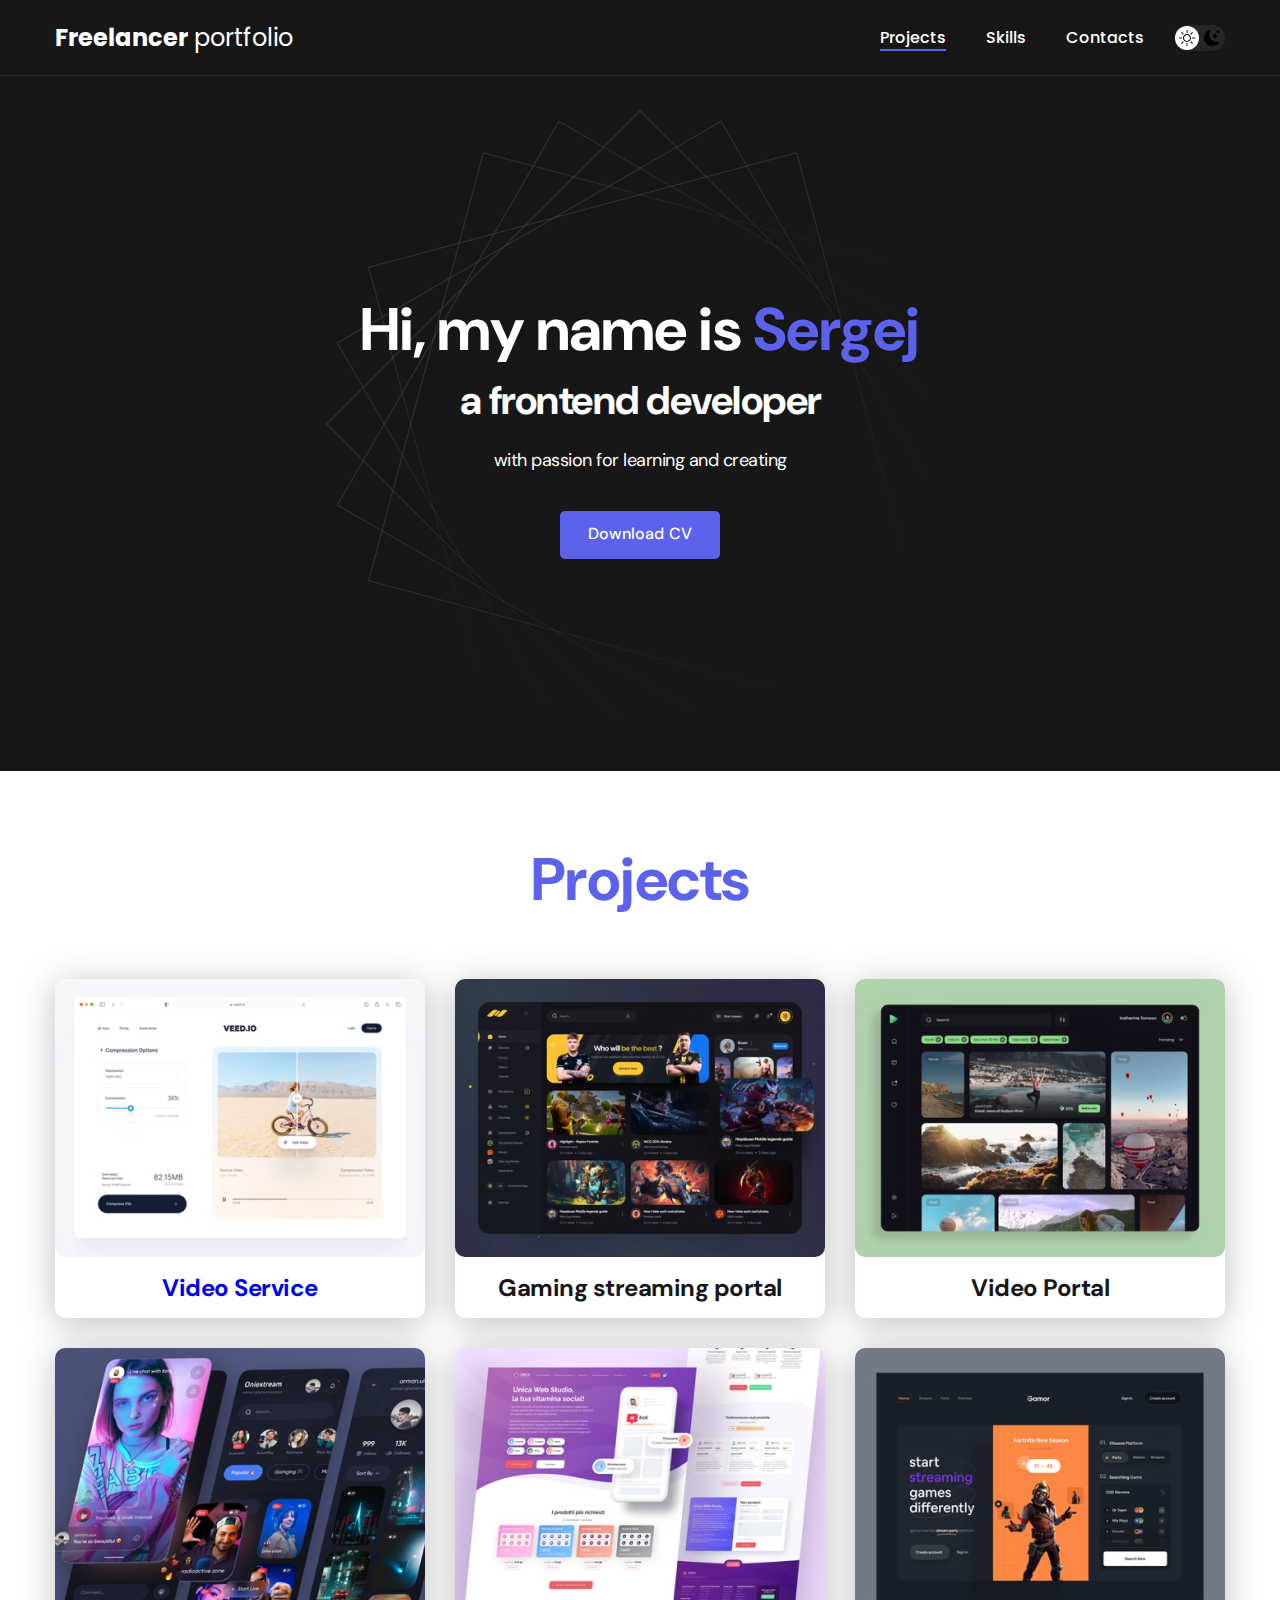
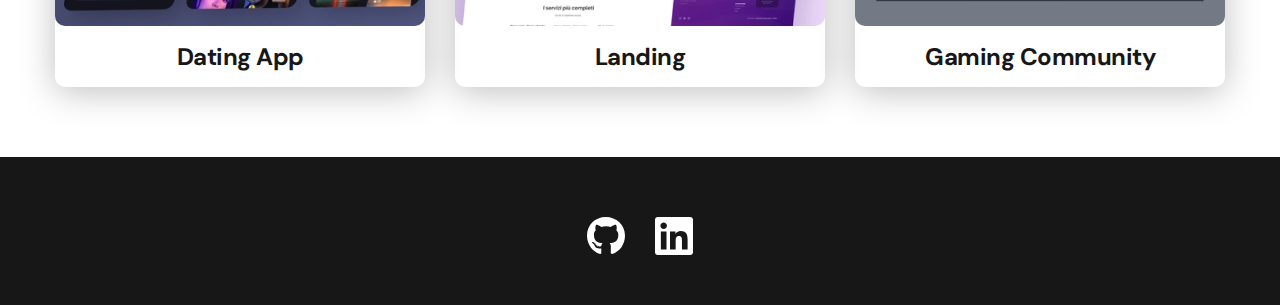
<file: index.html>
<!DOCTYPE html>
<html lang="en">
  <head>
    <meta charset="UTF-8" />
    <meta name="viewport" content="width=device-width, initial-scale=1.0" />
    <title>Portfolio project</title>
    <link rel="stylesheet" href="./css/main.css" />
  </head>
  <body>
    <nav class="nav">
      <div class="container">
        <div class="nav-row">
          <a href="./index.html" class="logo"
            ><strong>Freelancer</strong> portfolio</a>


          <button class="dark-mode-btn">
            <img src="img/icons/Sun.svg" alt="Light mode" class="dark-mode-btn__icon">
            <img src="img/icons/Moon.svg" alt="Dark mode" class="dark-mode-btn__icon">
          </button>
          <ul class="nav-list">
            <li class="nav-list__item">
              <a
                href="./index.html"
                class="nav-list__link nav-list__link--active"
                >Projects</a
              >
            </li>
            <li class="nav-list__item">
              <a href="./skills.html" class="nav-list__link">Skills</a>
            </li>
            <li class="nav-list__item">
              <a href="./contacts.html" class="nav-list__link">Contacts</a>
            </li>
          </ul>
        </div>
      </div>
    </nav>

    <header class="header">
      <div class="header__wrapper">
        <h1 class="header__title">
          <strong>Hi, my name is <em>Sergej</em></strong
          ><br />
          a frontend developer
        </h1>
        <div class="header__text">
          <p>with passion for learning and creating</p>
        </div>
        <a href="#!" class="btn">Download CV</a>
      </div>
    </header>

    <main class="section">
      <div class="container">
        <h2 class="title-1">Projects</h2>
        <ul class="projects">
          <li class="project">
            <a href="project-page.html">
              <img
                src="./img/projects/02.jpg"
                alt="Project img"
                class="project__img" />
              <h3 class="project__title">Video Service</h3>
            </a>
          </li>
          <li class="project">
            <img
              src="./img/projects/01.jpg"
              alt="Project img"
              class="project__img" />
            <h3 class="project__title">Gaming streaming portal</h3>
          </li>
          <li class="project">
            <img
              src="./img/projects/03.jpg"
              alt="Project img"
              class="project__img" />
            <h3 class="project__title">Video Portal</h3>
          </li>
          <li class="project">
            <img
              src="./img/projects/04.jpg"
              alt="Project img"
              class="project__img" />
            <h3 class="project__title">Dating App</h3>
          </li>
          <li class="project">
            <img
              src="./img/projects/05.jpg"
              alt="Project img"
              class="project__img" />
            <h3 class="project__title">Landing</h3>
          </li>
          <li class="project">
            <img
              src="./img/projects/06.jpg"
              alt="Project img"
              class="project__img" />
            <h3 class="project__title">Gaming Community</h3>
          </li>
        </ul>
      </div>
    </main>

    <footer class="footer">
      <div class="container">
        <div class="footer__wrapper">
        <ul class="social">
          <li class="social__item">
            <a href="https://github.com/SerhioCapitano"><img src="./img/icons/gitHub.svg" alt="" /></a>
          </li>

          <li class="social__item">
            <a href="https://www.linkedin.com/in/sergej-klimenko-87373322b/"><img src="./img/icons/linkedIn.svg" alt="" /></a>
          </li>

        </ul>
      </div>
    </div>
      </div>
    </footer>

    <script src="./js/main.js"></script>
  </body>
</html>
</file>
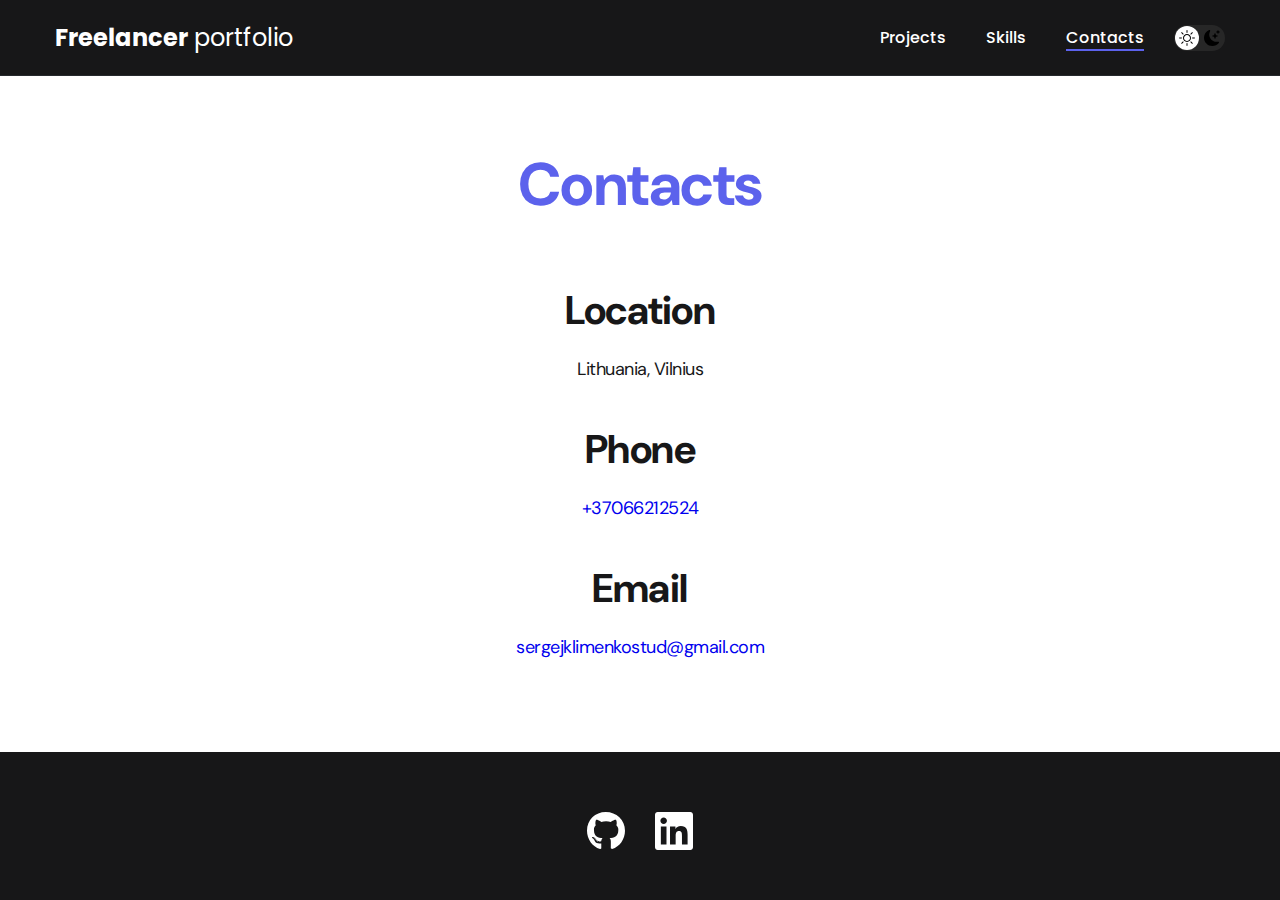
<file: contacts.html>
<!DOCTYPE html>
<html lang="en">
  <head>
    <meta charset="UTF-8" />
    <meta name="viewport" content="width=device-width, initial-scale=1.0" />
    <title>Portfolio project</title>
    <link rel="stylesheet" href="./css/main.css" />
  </head>
  <body>
    <nav class="nav">
      <div class="container">
        <div class="nav-row">
          <a href="./index.html" class="logo"
            ><strong>Freelancer</strong> portfolio</a
          >

          <button class="dark-mode-btn">
            <img src="img/icons/Sun.svg" alt="Light mode" class="dark-mode-btn__icon">
            <img src="img/icons/Moon.svg" alt="Dark mode" class="dark-mode-btn__icon">
          </button>

          <ul class="nav-list">
            <li class="nav-list__item">
              <a
                href="./index.html"
                class="nav-list__link "
                >Projects</a
              >
            </li>
            <li class="nav-list__item">
              <a href="./skills.html" class="nav-list__link ">Skills</a>
            </li>
            <li class="nav-list__item">
              <a href="./contacts.html" class="nav-list__link nav-list__link--active">Contacts</a>
            </li>
          </ul>
        </div>
      </div>
    </nav>


    <main class="section">
      <div class="container">
     
        <div class="project-details">

          <h1 class="title-1">Contacts</h1>

          <ul class="content-list">
            <li class="content-list__item">
              <h2 class="title-2">Location</h2>
              <p>Lithuania, Vilnius</p>
            </li>
            <li class="content-list__item">
              <h2 class="title-2">Phone</h2>
              <p>          <a href="tel:+37066212524">+37066212524</a>
              </p>
            </li>
            <li class="content-list__item">
              <h2 class="title-2">Email</h2>
              <p>          <a href = "mailto: sergejklimenkostud@gmail.com">sergejklimenkostud@gmail.com</a>
              </p>
            </li>
          </ul>
        

         
           
          
          
        
        </div>
    </main>

    <footer class="footer">
      <div class="container">
        <div class="footer__wrapper">
          <ul class="social">
            <li class="social__item">
              <a href="https://github.com/SerhioCapitano"><img src="./img/icons/gitHub.svg" alt="" /></a>
            </li>
  
            <li class="social__item">
              <a href="https://www.linkedin.com/in/sergej-klimenko-87373322b/"><img src="./img/icons/linkedIn.svg" alt="" /></a>
            </li>
  
          </ul>
      </div>
    </div>
      </div>
    </footer>


    <script src="./js/main.js"></script>
  </body>
</html>
</file>
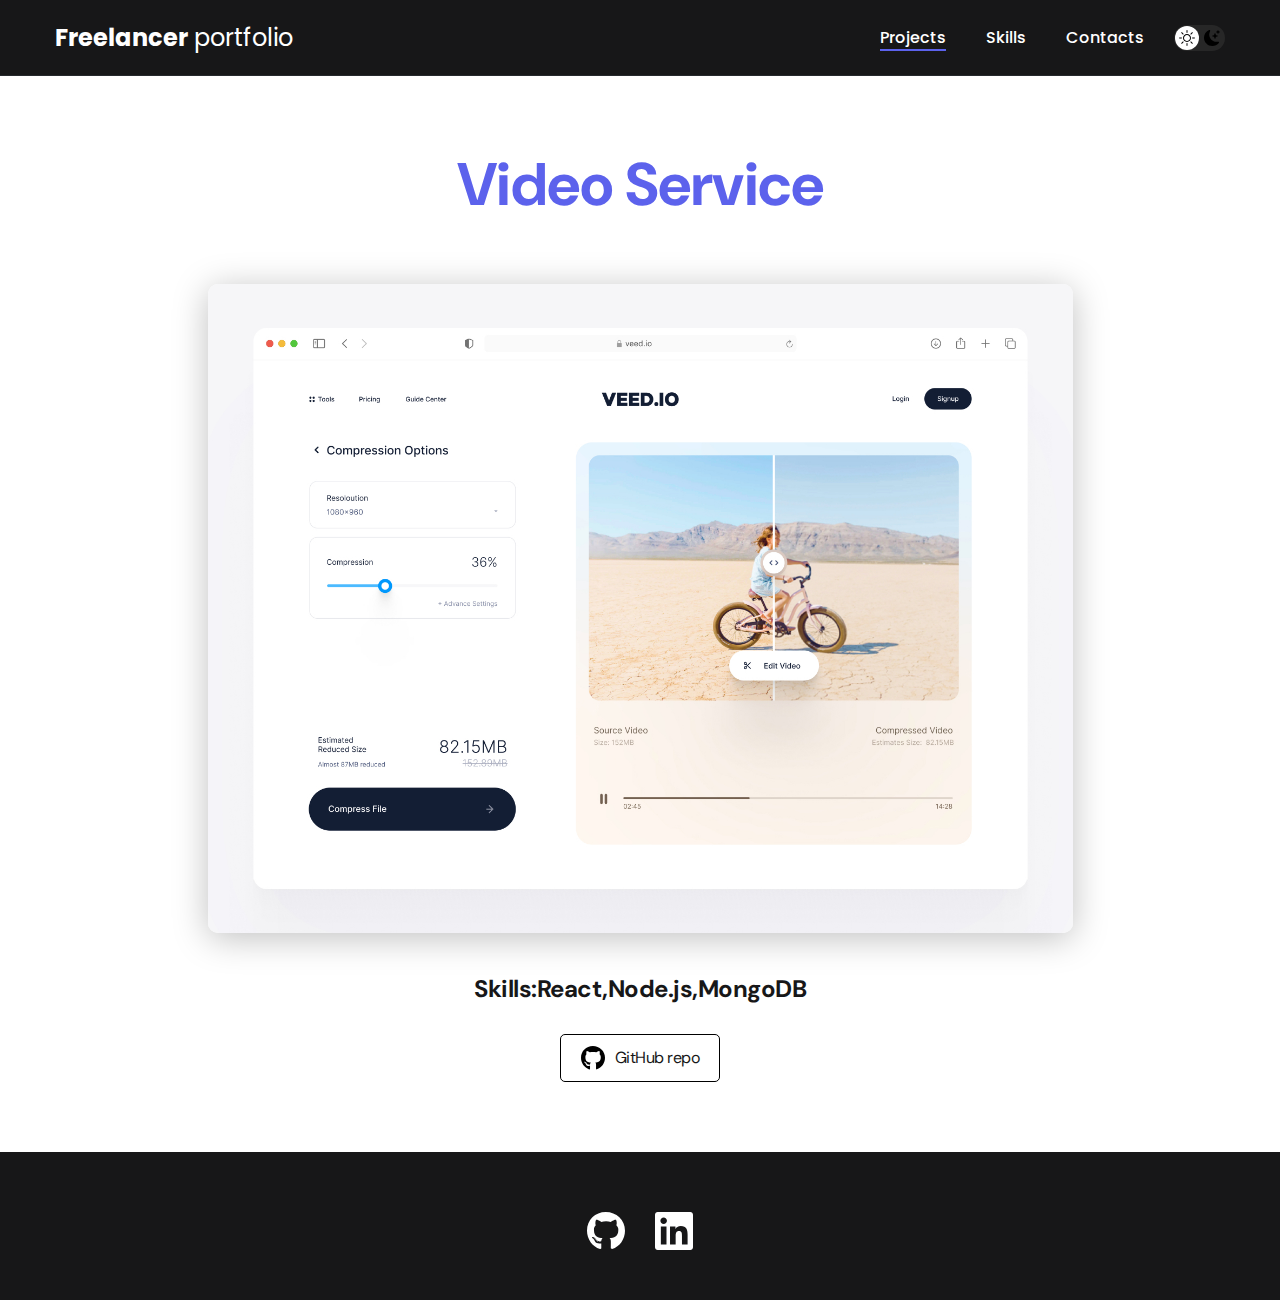
<file: project-page.html>
<!DOCTYPE html>
<html lang="en">
  <head>
    <meta charset="UTF-8" />
    <meta name="viewport" content="width=device-width, initial-scale=1.0" />
    <title>Portfolio project</title>
    <link rel="stylesheet" href="./css/main.css" />
  </head>
  <body>
    <nav class="nav">
      <div class="container">
        <div class="nav-row">
          <a href="./index.html" class="logo"
            ><strong>Freelancer</strong> portfolio</a
          >

          <button class="dark-mode-btn">
            <img src="img/icons/Sun.svg" alt="Light mode" class="dark-mode-btn__icon">
            <img src="img/icons/Moon.svg" alt="Dark mode" class="dark-mode-btn__icon">
          </button>

          <ul class="nav-list">
            <li class="nav-list__item">
              <a
                href="./index.html"
                class="nav-list__link nav-list__link--active"
                >Projects</a
              >
            </li>
            <li class="nav-list__item">
              <a href="./skills.html" class="nav-list__link">Skills</a>
            </li>
            <li class="nav-list__item">
              <a href="./contacts.html" class="nav-list__link">Contacts</a>
            </li>
          </ul>
        </div>
      </div>
    </nav>


    <main class="section">
      <div class="container">
     
        <div class="project-details">

          <h1 class="title-1">Video Service</h1>

          <img src="./img/projects/02-big.jpg" alt="" class="project-details__cover">

          <div class="project-details__desc">
            <p>Skills:React,Node.js,MongoDB</p>
          </div>


          <a href="https://github.com/SerhioCapitano" class="btn-outline">
            <img src="img/icons/gitHub-black.svg" alt="">
            GitHub repo
          </a>
        </div>
      </div>
    </main>

    <footer class="footer">
      <div class="container">
        <div class="footer__wrapper">
      <ul class="social">
          <li class="social__item">
            <a href="https://github.com/SerhioCapitano"><img src="./img/icons/gitHub.svg" alt="" /></a>
          </li>

          <li class="social__item">
            <a href="https://www.linkedin.com/in/sergej-klimenko-87373322b/"><img src="./img/icons/linkedIn.svg" alt="" /></a>
          </li>

        </ul>
      </div>
    </div>
      </div>
    </footer>

    <script src="./js/main.js"></script>
  </body>
</html>
</file>
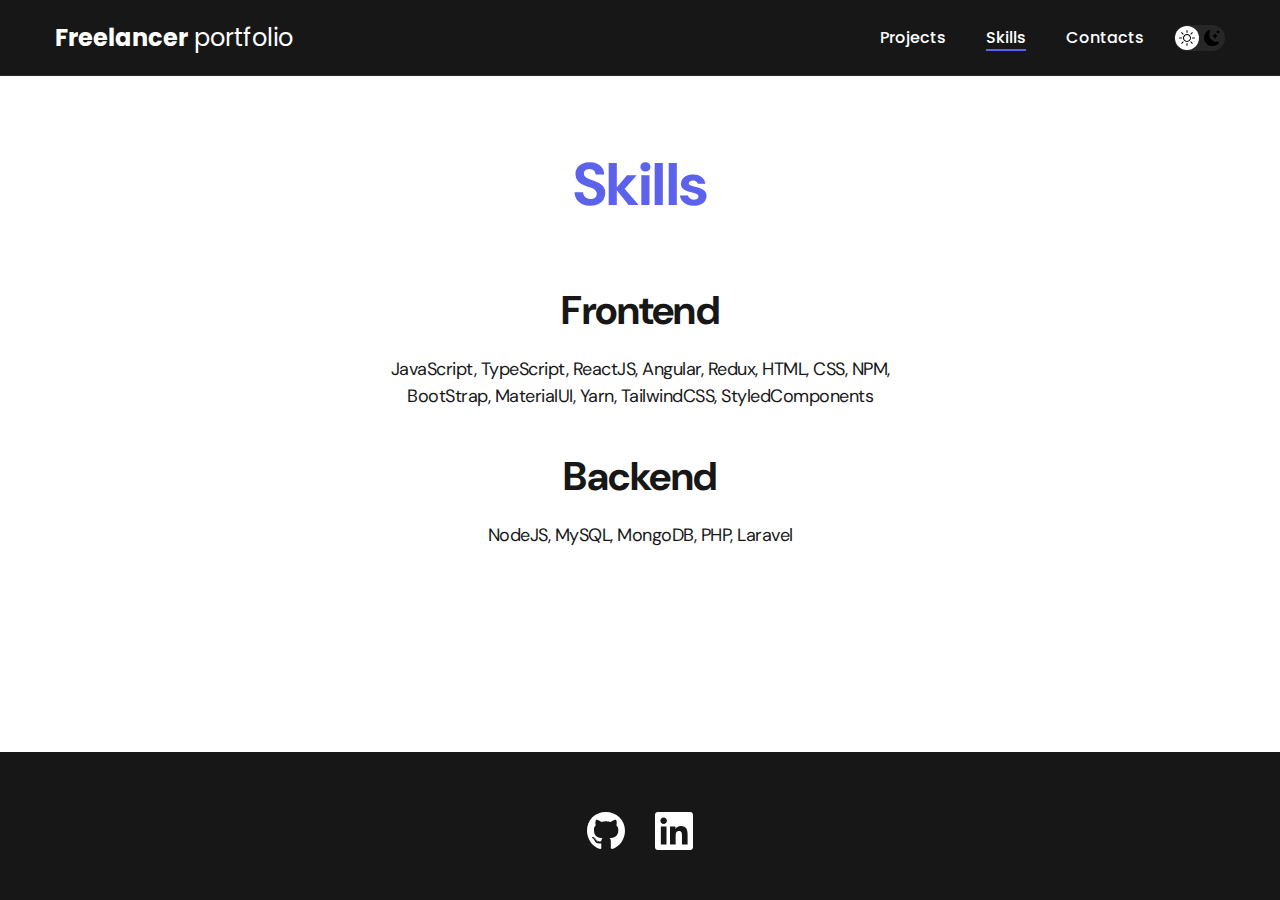
<file: skills.html>
<!DOCTYPE html>
<html lang="en">
  <head>
    <meta charset="UTF-8" />
    <meta name="viewport" content="width=device-width, initial-scale=1.0" />
    <title>Portfolio project</title>
    <link rel="stylesheet" href="./css/main.css" />
  </head>
  <body>
    <nav class="nav">
      <div class="container">
        <div class="nav-row">
          <a href="./index.html" class="logo"
            ><strong>Freelancer</strong> portfolio</a
          >


          <button class="dark-mode-btn">
            <img src="img/icons/Sun.svg" alt="Light mode" class="dark-mode-btn__icon">
            <img src="img/icons/Moon.svg" alt="Dark mode" class="dark-mode-btn__icon">
          </button>
          <ul class="nav-list">
            <li class="nav-list__item">
              <a
                href="./index.html"
                class="nav-list__link "
                >Projects</a
              >
            </li>
            <li class="nav-list__item">
              <a href="./skills.html" class="nav-list__link nav-list__link--active">Skills</a>
            </li>
            <li class="nav-list__item">
              <a href="./contacts.html" class="nav-list__link">Contacts</a>
            </li>
          </ul>
        </div>
      </div>
    </nav>


    <main class="section">
      <div class="container">
     
        <div class="project-details">

          <h1 class="title-1">Skills</h1>

          <ul class="content-list">
            <li class="content-list__item">
              <h2 class="title-2">Frontend</h2>
              <p>JavaScript, TypeScript, ReactJS, Angular, Redux, HTML, CSS, NPM, BootStrap, MaterialUI, Yarn, TailwindCSS, StyledComponents</p>
            </li>
            <li class="content-list__item">
              <h2 class="title-2">Backend</h2>
              <p>          NodeJS, MySQL, MongoDB, PHP, Laravel
              </p>
            </li>
          </ul>
        

         
           
          
          
        
        </div>
    </main>

    <footer class="footer">
      <div class="container">
        <div class="footer__wrapper">
          <ul class="social">
            <li class="social__item">
              <a href="https://github.com/SerhioCapitano"><img src="./img/icons/gitHub.svg" alt="" /></a>
            </li>
  
            <li class="social__item">
              <a href="https://www.linkedin.com/in/sergej-klimenko-87373322b/"><img src="./img/icons/linkedIn.svg" alt="" /></a>
            </li>
  
          </ul>
      </div>
    </div>
      </div>
    </footer>

    <script src="./js/main.js"></script>
  </body>
</html>
</file>
<file: css/main.css>
@import './reset.css';
@import url('https://fonts.googleapis.com/css2?family=DM+Sans:opsz,wght@9..40,400;9..40,500;9..40,700&family=Poppins:wght@400;500;700&display=swap');

/* 
font-family: 'DM Sans', sans-serif;
font-family: 'Poppins', sans-serif; */

/* * {
  border: 1px solid red;
} */

:root {
  --black: #171718;
  --black-border: #26292d;
  --white: #fff;
  --purple: #5c62ec;

  --text-color: var(--black);
  --dark-bg: var(--black);
  --dark-border: var(--black-border);
  --header-text: var(--white);
  --accent: var(--purple);

  /* Light mode */
  --page-bg: var(--white);
  --text-color: var(--black);

  --title-1: var(--accent);

  --box-shadow: 0px 5px 35px rgba(0, 0, 0, 0.25);
}

.dark {
  --page-bg: #252526;
  --text-color: var(--white);
  --title-1: var(--white);
  --project-card-bg: var(--black);
  --project-card-text: var(--white);
  --box-shadow: 0px 5px 35px rgba(0, 0, 0, 0.8);
}

html,
body {
  display: flex;
  flex-direction: column;
  min-height: 100vh;

  font-family: 'DM Sans', sans-serif;
  letter-spacing: -0.5px;

  /* Color mode */

  background-color: var(--page-bg);
  color: var(--text-color);
}

.container {
  margin: 0 auto;
  padding: 0 15px;
  max-width: 1200px;
}

/* General */

.section {
  padding: 70px 0;
}

.title-1 {
  margin-bottom: 60px;
  font-size: 60px;
  font-weight: 700;
  line-height: 1.3;
  color: var(--title-1);
  text-align: center;
}

.title-2 {
  font-weight: 700;
  font-size: 40px;
  line-height: 1.3;
  margin-bottom: 20px;
}

/* Nav */

.nav {
  padding: 20px 0;
  border-bottom: 1px solid var(--dark-border);
  background-color: var(--dark-bg);
  color: var(--header-text);
  letter-spacing: normal;
}

.nav-row {
  display: flex;
  justify-content: flex-end;
  align-items: center;
  column-gap: 30px;
  row-gap: 20px;
  flex-wrap: wrap;
}

.logo {
  margin-right: auto;
  color: var(--header-text);
  font-size: 24px;
  font-family: 'Poppins', sans-serif;
}

.logo strong {
  font-weight: 700;
}

.nav-list {
  display: flex;
  align-items: center;
  column-gap: 40px;
  font-size: 16px;
  font-weight: 500;
  font-family: 'Poppins', sans-serif;
}

.nav-list__link {
  color: var(--header-text);
  transition: opacity 0.2s ease-in;
}

.nav-list__link:hover {
  opacity: 0.8;
}

.nav-list__link--active {
  position: relative;
}

.nav-list__link--active::before {
  content: '';

  position: absolute;
  left: 0;
  top: 100%;
  display: block;
  height: 2px;
  width: 100%;
  background-color: var(--accent);
}

/* Dark mode Button */

.dark-mode-btn {
  order: 1;
  position: relative;
  display: flex;
  justify-content: space-between;

  width: 51px;
  height: 26px;
  padding: 5px;

  border-radius: 50px;
  background-color: #272727;
}

.dark-mode-btn::before {
  content: '';

  position: absolute;
  top: 1px;
  left: 1px;

  display: block;

  width: 24px;
  height: 24px;

  border-radius: 50%;
  background-color: var(--white);

  transition: left 0.2s ease-in;
}

.dark-mode-btn--active::before {
  left: 26px;
}

.dark-mode-btn__icon {
  position: relative;
  z-index: 9;
}

/* Header */

.header {
  padding: 40px 0;
  min-height: 695px;

  display: flex;
  justify-content: center;
  align-items: center;

  background-color: var(--dark-bg);
  background-image: url('./../img/header-bg.png');
  background-repeat: no-repeat;
  background-size: auto;
  background-position: center center;
  color: var(--header-text);
  text-align: center;
}

.header__wrapper {
  padding: 0 15px;
  max-width: 660px;
}

.header__title {
  margin-bottom: 20px;
  font-size: 40px;
  font-weight: 700;
  line-height: 1.4;
}

.header__title strong {
  font-size: 60px;
  font-weight: 700;
}

.header__title em {
  font-style: normal;
  color: var(--accent);
}

.header__text {
  margin-bottom: 40px;
  font-size: 18px;
  line-height: 1.333;
}

.header__text p + p {
  margin-top: 0.5em;
}

.btn {
  display: inline-block;
  height: 48px;
  padding: 12px 28px;

  border-radius: 5px;
  background-color: var(--accent);
  color: var(--white);
  letter-spacing: 0.15px;
  font-size: 16px;
  font-weight: 500;

  transition: opacity 0.2s ease-in;
}

.btn-outline {
  display: flex;
  column-gap: 10px;
  align-items: center;

  height: 48px;
  padding: 12px 20px;

  border-radius: 5px;
  border: 0.5px solid #000;
  color: var(--black);

  background-color: var(--white);
}

.btn:hover {
  opacity: 0.8;
}

.btn:active {
  position: relative;
  top: 1px;
}

/* Projects */

.projects {
  display: flex;
  justify-content: center;
  flex-wrap: wrap;
  column-gap: 30px;
  row-gap: 30px;
}

.project {
  max-width: 370px;
  background-color: var(--project-card-bg);
  box-shadow: var(--box-shadow);
  border-radius: 10px;
}

.project__img {
  border-radius: 10px;
}

.project__title {
  padding: 15px 20px;
  font-weight: 700;
  font-size: 24px;
  line-height: 1.3;
  text-align: center;
  color: var(--project-card-text);
}

/* Projects details */

.project-details {
  margin: 0 auto;
  max-width: 865px;

  display: flex;
  flex-direction: column;
  align-items: center;
  text-align: center;
}

.project-details__cover {
  max-width: 100%;
  margin-bottom: 40px;
  box-shadow: 0px 5px 35px rgb(0, 0, 0, 0.25);
  border-radius: 10px;
}

.project-details__desc {
  margin-bottom: 30px;
  font-weight: 700;
  font-size: 24px;
  line-height: 1.3;
  color: var(--text-color);
}

/* Content list */

.content-list {
  max-width: 570px;
  display: flex;
  flex-direction: column;
  align-items: center;
  text-align: center;
  row-gap: 40px;
}

.content-list__item {
  font-size: 18px;
  line-height: 1.5;
}

.content-list__item p + p {
  margin-top: 0.5em;
}

/* Footer */

.footer {
  padding: 60px 0 50px;
  background-color: var(--dark-bg);
  color: var(--header-text);
  flex: 0 0 auto;
  margin-top: auto;
}

.footer__wrapper {
  display: flex;
  flex-direction: column;
  align-items: center;
  row-gap: 27px;
}

.social {
  display: flex;
  column-gap: 30px;
  align-items: center;
}

@media (max-width: 620px) {
  /* Header */

  .header {
    min-height: unset;
  }

  .header__title {
    font-size: 30px;
  }

  .header__title strong {
    font-size: 40px;
  }

  /* Nav */

  .nav-row {
    justify-content: space-between;
  }

  .dark-mode-btn {
    order: 0;
  }

  /* General */

  .section {
    padding: 40px;
  }

  .title-1 {
    margin-bottom: 30px;
    font-size: 40px;
  }

  .title-2 {
    font-size: 30px;
    margin-bottom: 10px;
  }

  /* Projects page */

  .project-details__desc {
    margin-bottom: 20px;
    font-size: 22px;
  }

  /* Content List */

  .content-list {
    row-gap: 20px;
  }

  .content-list__item {
    font-size: 16px;
  }

  /* Footer */

  .footer {
    padding: 40px 0 30px;
  }

  .footer__wrapper {
    row-gap: 20px;
  }

  /* Social */

  .social {
    column-gap: 20px;
  }

  .social__item {
    width: 28px;
  }
}
</file>
